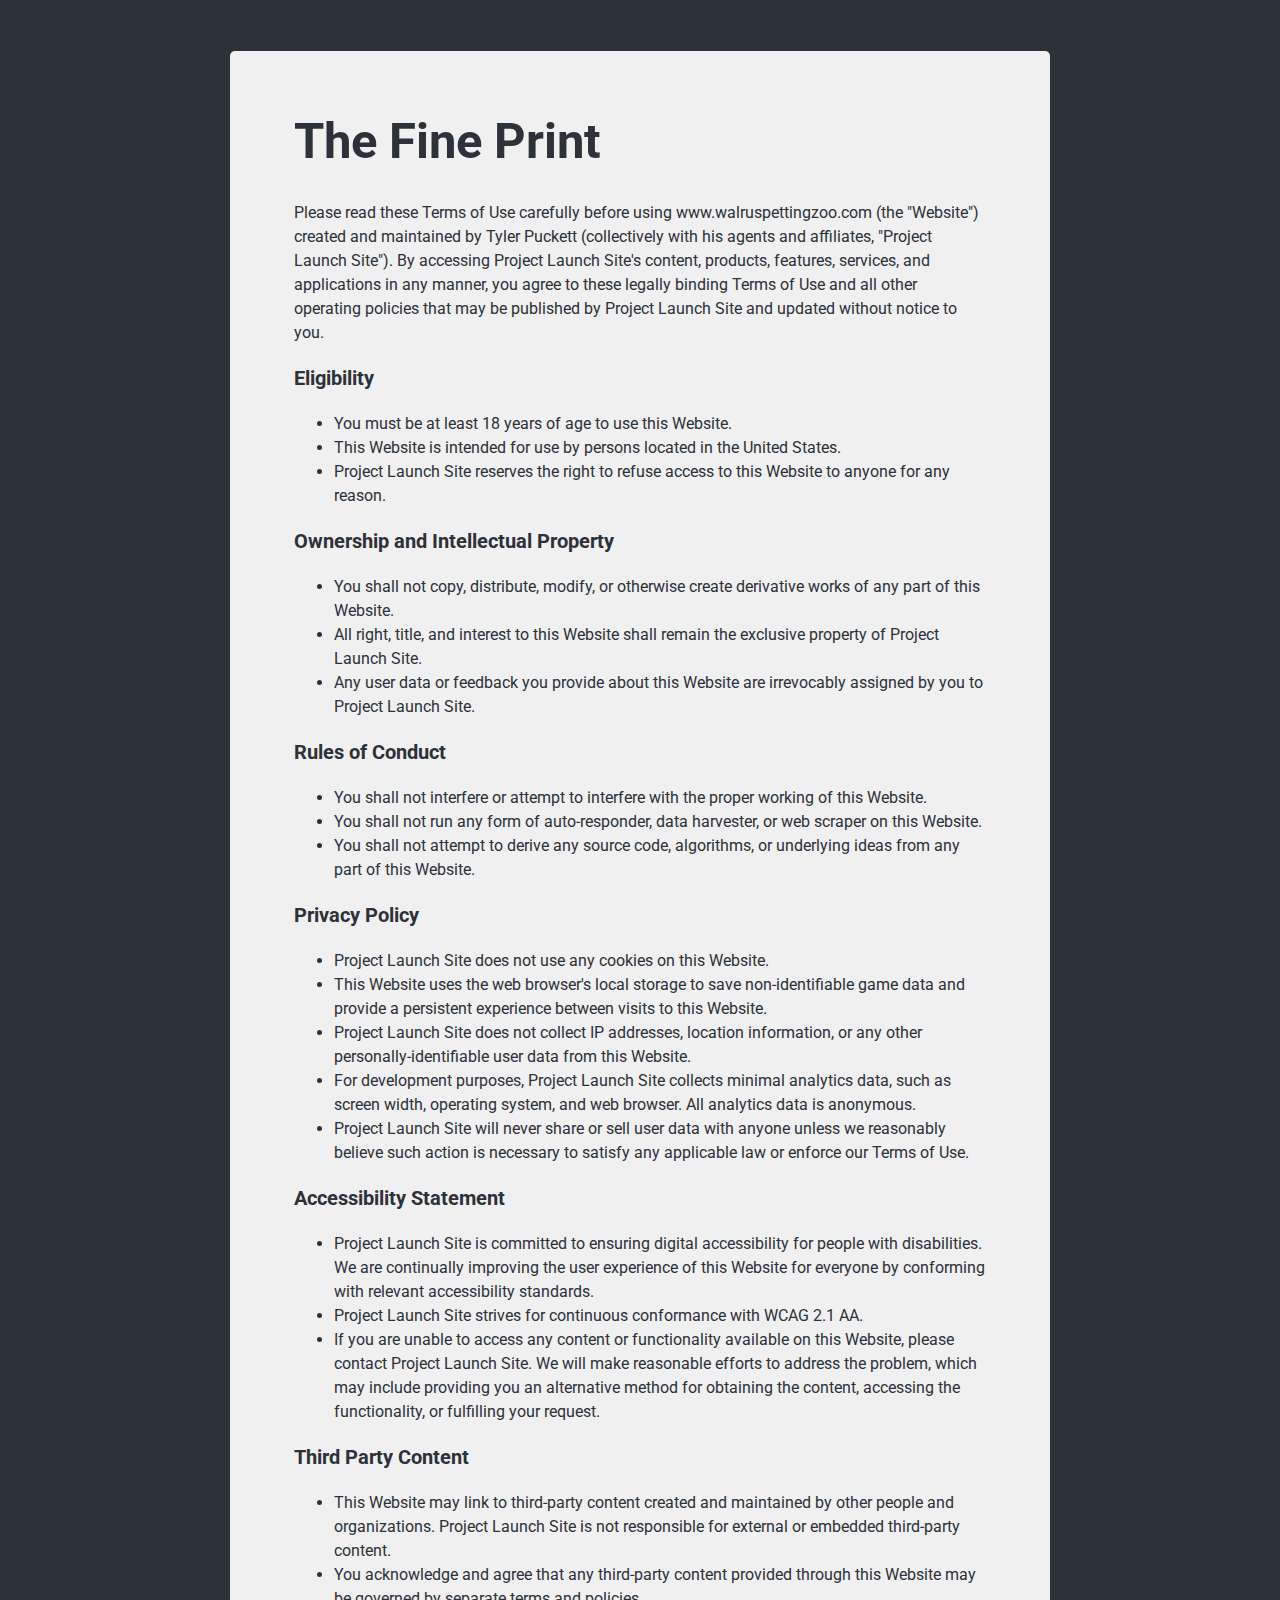
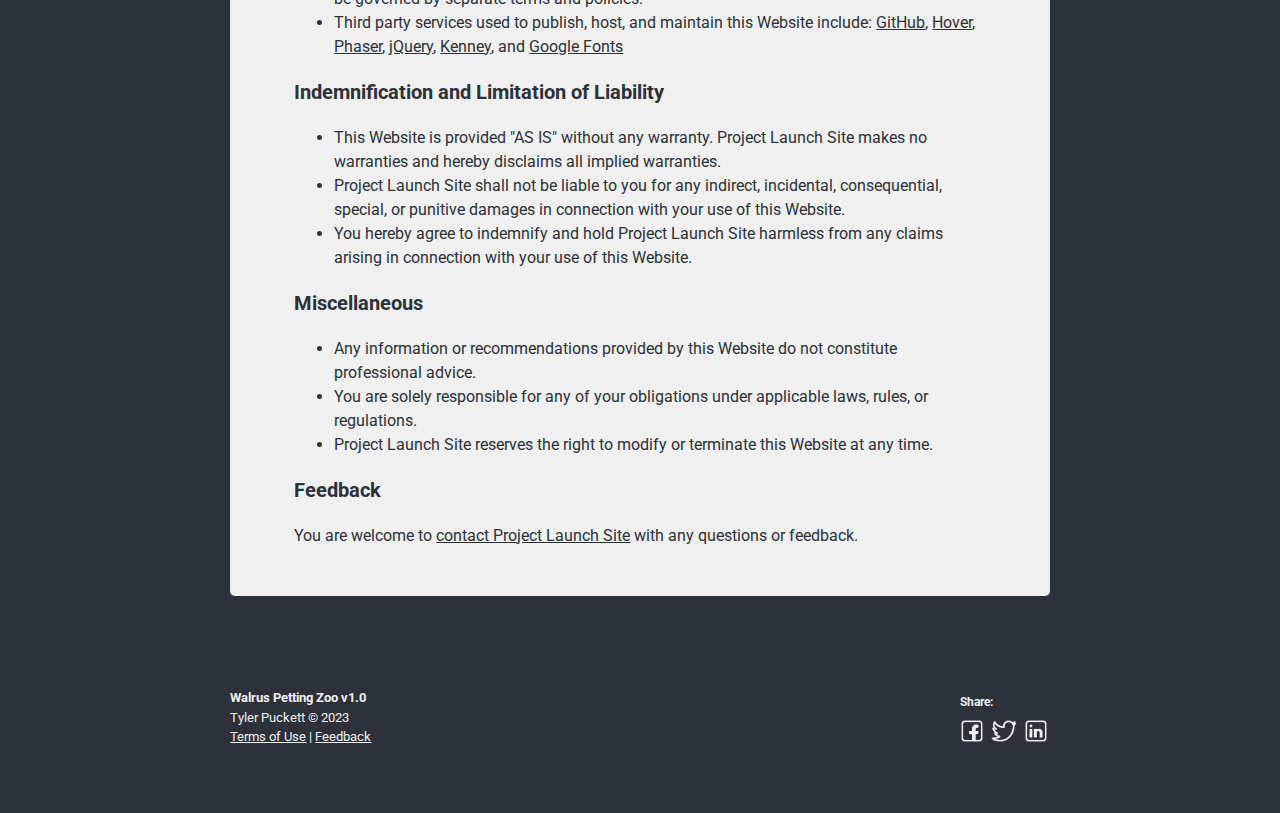
<file: terms.html>
<!DOCTYPE html>
<html lang="en">
	<head>
		<!-- metadata -->
		<title>Walrus Petting Zoo</title>
		<meta charset="utf-8">
		<meta name="viewport" content="width=device-width, initial-scale=1.0">

		<!-- seo -->
		<meta name="title" content="Walrus Petting Zoo">
		<meta name="description" content="This silly clicker game puts you in control of a walrus petting zoo. Welcome guests, invest in upgrades, and fend off the occasional zombie!">
		<meta property="og:type" content="website">
		<meta property="og:url" content="https://walruspettingzoo.com/">
		<meta property="og:title" content="Walrus Petting Zoo">
		<meta property="og:description" content="This silly clicker game puts you in control of a walrus petting zoo. Welcome guests, invest in upgrades, and fend off the occasional zombie!">
		<meta property="og:image" content="https://walruspettingzoo.com/thumbnail.JPG">
		<meta property="twitter:card" content="summary_large_image">
		<meta property="twitter:url" content="https://walruspettingzoo.com/">
		<meta property="twitter:title" content="Walrus Petting Zoo">
		<meta property="twitter:description" content="This silly clicker game puts you in control of a walrus petting zoo. Welcome guests, invest in upgrades, and fend off the occasional zombie!">
		<meta property="twitter:image" content="https://walruspettingzoo.com/thumbnail.JPG">

		<!-- styles -->
		<link rel="stylesheet" href="styles.css">

		<!-- favicons -->
		<link rel="apple-touch-icon" sizes="180x180" href="favicons/apple-touch-icon.png">
		<link rel="icon" type="image/png" sizes="32x32" href="favicons/favicon-32x32.png">
		<link rel="icon" type="image/png" sizes="16x16" href="favicons/favicon-16x16.png">
		<link rel="manifest" href="favicons/site.webmanifest">
		
		<!-- Google fonts -->
		<link rel="preconnect" href="https://fonts.googleapis.com">
		<link rel="preconnect" href="https://fonts.gstatic.com" crossorigin>
		<link href="https://fonts.googleapis.com/css2?family=Roboto:wght@300;400;700&display=swap" rel="stylesheet">

		<!-- jQuery -->
		<script src="https://code.jquery.com/jquery-3.6.1.min.js" integrity="sha256-o88AwQnZB+VDvE9tvIXrMQaPlFFSUTR+nldQm1LuPXQ=" crossorigin="anonymous"></script>
	</head>
	<body>
        <main>
            <div class="card-padded">

				<h1>The Fine Print</h1>
                
				<p>Please read these Terms of Use carefully before using www.walruspettingzoo.com (the "Website") created and maintained by Tyler Puckett (collectively with his agents and affiliates, "Project Launch Site"). By accessing Project Launch Site's content, products, features, services, and applications in any manner, you agree to these legally binding Terms of Use and all other operating policies that may be published by Project Launch Site and updated without notice to you.</p>

				<h2 class="small">Eligibility</h2>
				<ul>
					<li>You must be at least 18 years of age to use this Website.</li>
					<li>This Website is intended for use by persons located in the United States.</li>
					<li>Project Launch Site reserves the right to refuse access to this Website to anyone for any reason.</li>
				</ul>

				<h2 class="small">Ownership and Intellectual Property</h2>
				<ul>
					<li>You shall not copy, distribute, modify, or otherwise create derivative works of any part of this Website.</li>
					<li>All right, title, and interest to this Website shall remain the exclusive property of Project Launch Site.</li>
					<li>Any user data or feedback you provide about this Website are irrevocably assigned by you to Project Launch Site.</li>
				</ul>

				<h2 class="small">Rules of Conduct</h2>
				<ul>
					<li>You shall not interfere or attempt to interfere with the proper working of this Website.</li>
					<li>You shall not run any form of auto-responder, data harvester, or web scraper on this Website.</li>
					<li>You shall not attempt to derive any source code, algorithms, or underlying ideas from any part of this Website.</li>
				</ul>

				<h2 class="small">Privacy Policy</h2>
				<ul>
					<li>Project Launch Site does not use any cookies on this Website.</li>
					<li>This Website uses the web browser's local storage to save non-identifiable game data and provide a persistent experience between visits to this Website.</li>
					<li>Project Launch Site does not collect IP addresses, location information, or any other personally-identifiable user data from this Website.</li>
					<li>For development purposes, Project Launch Site collects minimal analytics data, such as screen width, operating system, and web browser. All analytics data is anonymous.</li>
					<li>Project Launch Site will never share or sell user data with anyone unless we reasonably believe such action is necessary to satisfy any applicable law or enforce our Terms of Use.</li>
				</ul>

				<h2 class="small">Accessibility Statement</h2>
				<ul>
					<li>Project Launch Site is committed to ensuring digital accessibility for people with disabilities. We are continually improving the user experience of this Website for everyone by conforming with relevant accessibility standards.</li>
					<li>Project Launch Site strives for continuous conformance with WCAG 2.1 AA.</li>
					<li>If you are unable to access any content or functionality available on this Website, please contact Project Launch Site. We will make reasonable efforts to address the problem, which may include providing you an alternative method for obtaining the content, accessing the functionality, or fulfilling your request.</li>
				</ul>

				<h2 class="small">Third Party Content</h2>
				<ul>
					<li>This Website may link to third-party content created and maintained by other people and organizations. Project Launch Site is not responsible for external or embedded third-party content.</li>
					<li>You acknowledge and agree that any third-party content provided through this Website may be governed by separate terms and policies.</li>
					<li>Third party services used to publish, host, and maintain this Website include: <a href="https://docs.github.com/en/site-policy/github-terms/github-terms-of-service" target="_blank">GitHub</a>, <a href="https://www.hover.com/tos" target="_blank">Hover</a>, <a href="https://phaser.io/community/privacy-policy" target="_blank">Phaser</a>, <a href="https://openjsf.org/wp-content/uploads/sites/84/2021/04/OpenJS-Foundation-Terms-of-Use-2019-11-15.pdf" target="_blank">jQuery</a>, <a href="https://kenney.nl/terms-of-service" target="_blank">Kenney</a>, and <a href="https://policies.google.com/terms?hl=en" target="_blank">Google Fonts</a></li>
				</ul>

				<h2 class="small">Indemnification and Limitation of Liability</h2>
				<ul>
					<li>This Website is provided "AS IS" without any warranty. Project Launch Site makes no warranties and hereby disclaims all implied warranties.</li>
					<li>Project Launch Site shall not be liable to you for any indirect, incidental, consequential, special, or punitive damages in connection with your use of this Website.</li>
					<li>You hereby agree to indemnify and hold Project Launch Site harmless from any claims arising in connection with your use of this Website.</li>
				</ul>

				<h2 class="small">Miscellaneous</h2>
				<ul>
					<li>Any information or recommendations provided by this Website do not constitute professional advice.</li>
					<li>You are solely responsible for any of your obligations under applicable laws, rules, or regulations.</li>
					<li>Project Launch Site reserves the right to modify or terminate this Website at any time.</li>
				</ul>

				<h2 class="small">Feedback</h2>
				<p>You are welcome to <a href="https://tyler-puckett.com/#page-section-627c16fe9e1aa7738a176d15" target="_blank">contact Project Launch Site</a> with any questions or feedback.</p>

            </div>
		</main>
		<footer>
            <div class="col-2">
                <div class="col">
                    <p class="footer-text"><strong>Walrus Petting Zoo v1.0</strong><br>Tyler Puckett © 2023<br><a href="/terms.html">Terms of Use</a> | <a href="https://tyler-puckett.com/#page-section-627c16fe9e1aa7738a176d15" target="_blank">Feedback</a></p>
                </div>
                <div class="col">
                    <div id="socialShare">
                        <h2>Share:</h2>
                        <a aria-label="Facebook" href="https://www.facebook.com/sharer/sharer.php?u=https%3A//www.walruspettingzoo.com" target="_blank"><img src="icons/facebook-white.png"></a>
                        <a aria-label="Twitter" href="https://twitter.com/intent/tweet?text=https%3A//www.walruspettingzoo.com" target="_blank"><img src="icons/twitter-white.png"></a>
                        <a aria-label="LinkedIn" href="https://www.linkedin.com/shareArticle?mini=true&url=https%3A//www.walruspettingzoo.com" target="_blank"><img src="icons/linkedin-white.png"></a>
                    </div>
                </div>
            </div>

            <!-- scripts -->
            <script src="script.js"></script>
            <script src="analytics.js"></script>
        </footer>
    </body>
</html>
</file>
<file: styles.css>
/* COLORS */
:root{
    --black: #2C313A;
    --white: #F0F0F0;
    --primary: #CE4E3B;
}



/* TYPOGRAPHY */
html {font-size: 100%;}
body {
    font-family: 'Roboto', sans-serif;
    font-weight: 400;
    line-height: 1.5;
}
h1, h2, h3, h4, h5 {
    margin: 1rem 0px;
    font-weight: 700;
    line-height: 1.75;
}
.large{font-size: 3.815rem;}
h1 {font-size: 3.052rem;}
h2 {font-size: 2.441rem;}
h3 {font-size: 1.953rem;}
h4 {font-size: 1.563rem;}
.small{font-size: 1.25rem;}
h5 {font-size: 1.25rem;}
h6 {font-size: 1rem;}
p {margin-bottom: 1rem;}
.footer-text, .tooltip-text {font-size: 0.8rem;}
a {color: var(--white);}
a:hover {opacity: 0.8;}



/* STRUCTURE */
body{
    background-color: var(--black);
    color: var(--white);
    margin: 4% 18%;
}
main{
    width:100%;
}



/* COLUMNS */
.col{
    float:left;
}
.col-2:after, .col-3:after, .col-4:after {
    content: "";
    display: table;
    clear: both;
}

/* 2 COL LAYOUT */
.col-2 .col:nth-child(1){
    width:49%;
    margin-right:1%;
    display:inline-block;
}
.col-2 .col:nth-child(2){
    width:49%;
    margin-left:1%;
    display:inline-block;
}

/* 2 COL SKEWED LAYOUT */
.col-2-skewed .col:nth-child(1){
    width:69%;
    margin-right:1%;
    display:inline-block;
}
.col-2-skewed .col:nth-child(2){
    width:29%;
    margin-left:1%;
    display:inline-block;
}

/* 3 COL LAYOUT */
.col-3 .col:nth-child(1){
    width:32%;
    margin-right:1%;
    display:inline-block;
}
.col-3 .col:nth-child(2){
    width:32%;
    margin-left:1%;
    margin-right:1%;
    display:inline-block;
}
.col-3 .col:nth-child(3){
    width:32%;
    margin-left:1%;
    display:inline-block;
}



/* MOBILE STRUCTURE */
@media only screen and (max-width: 1200px) {
    body{margin:4% 12%;}
}
@media only screen and (max-width: 1000px) {
    body{margin:4%;}
}
@media only screen and (max-width: 800px) {
    div.card-padded {
        padding: 1rem 2rem !important;
    }
}
@media only screen and (max-width: 600px){
    .col{
        display: block !important;
        width: 100% !important;
        margin: 1% 0px !important;
    }
    footer{text-align:center;}
    footer div{float:none !important;}
}



/* FOOTER */
footer{
    margin-top:5rem;
}
#socialShare h2{
    font-size: 0.75rem;
    margin: 1rem 0rem 0.3rem 2px;
}
#socialShare{
    float:right;
}
#socialShare img{
    width: 1.75rem;
    padding: 0px;
}
#socialShare img:hover{
    transform: scale(0.9);
}



/* CARD */
div.card {
    padding: 1rem 2rem;
    background-color: var(--white);
    color: var(--black);
    margin: 0px;
    border-radius: 5px;
}
div.card-padded {
    padding: 2rem 4rem;
    background-color: var(--white);
    color: var(--black);
    margin: 0px;
    border-radius: 5px;
}


/* PRINT FORMAT */
@media print{
    @page :footer {display: none;}
    @page :header {display: none;}
    @page {
        size:auto;
        margin: 8% 8% 8% 8%;
    }
}



/* USER INPUT */
button{
    display: block;
    padding: 1rem 2rem;
    border: 2px solid var(--black);
    background: var(--white);
    color: var(--black);
    border-radius:5px;
    font-weight:700;
    font-size:1rem;
}
button:hover{
    background: var(--primary);
    color: var(--white);
    cursor:pointer;
}
label{
    font-weight: 700;
    display:block;
    font-size:1.25rem;
}
label.inline, label.inline input[type='checkbox']{
    display:inline;
}
input, textarea, select{
    display:block;
    width:calc(100% - 2.4rem);
    padding: 1rem 1.2rem;
    margin-top: 0.5rem;
    border: 2px solid var(--black);
    background: var(--white);
    color: var(--black);
    border-radius:5px;
    font-size:1rem;
    font-family:inherit;
}
input[type='checkbox']{
    width:initial;
}
form, label{
    width:100%;
}



/* MODAL */
.modal-hidden{
    display:none;
}
#modal{
    position: fixed;
    z-index: 1;
    left: 0;
    top: 0;
    width: 100%;
    height: 100%;
    overflow: auto;
    background-color: rgba(0,0,0,0.4);
}
.modal-content {
    margin: 5% auto;
    width: 40%;
    padding: 2rem;
    border: 2px solid var(--black);
    background: var(--white);
    color: var(--black);
    border-radius:5px;
}
.close-modal {
    float: right;
    font-size: 30px;
    font-weight: bold;
    padding: 5px 15px 5px 15px;
    margin-top: 1rem;
}
.close-modal:hover,
.close-modal:focus {
    color: var(--white);
    background-color: var(--primary);
    text-decoration: none;
    cursor: pointer;
}
@media only screen and (max-width: 1000px) {
    .modal-content {
        width:80%;
    }
}



/* TOOLTIP */
.tooltip{
    position: relative;
    border-bottom: 1px dotted var(--white);
}
.tooltip .tooltip-text {
    visibility: hidden;
    width: 240px;
    color: var(--black);
    background-color: var(--white);
    text-align: center;
    padding: 10px;
    border-radius: 6px;
    position: absolute;
    z-index: 1;
    bottom: 100%;
    left: 50%;
    margin-left: -120px;
    display: none;
  }
.tooltip:hover .tooltip-text {
    visibility: visible;
    display: inline-block;
    cursor: help;
}
.tooltip:hover{
    cursor: help;
}
.tooltip .tooltip-text::after {
    content: " ";
    position: absolute;
    top: 100%;
    left: 50%;
    margin-left: -5px;
    border-width: 5px;
    border-style: solid;
    border-color: var(--black) transparent transparent transparent;
}



/* ACCORDION */
button.accordion{
    display: block;
    padding: 0px;
    border: none;
    background: transparent;
    color: var(--white);
    border-radius:0px;
    margin: 3rem 0 1.38rem;
    font-family: 'Roboto', sans-serif;
    font-weight: 700;
    line-height: 1.3;
    font-size: 1.333rem;
}
button.accordion:hover{
    color: var(--primary);
    cursor:pointer;
}

#mobile-notice{
    text-align: center;
}

@media screen and (orientation: portrait) {
    #mobile-notice{display:block;}
}

@media screen and (orientation: landscape) {
    #mobile-notice{display:none;}
}

#game-title{
    text-align:center;
}

.card-padded a{
    color: var(--black);
}
</file>
